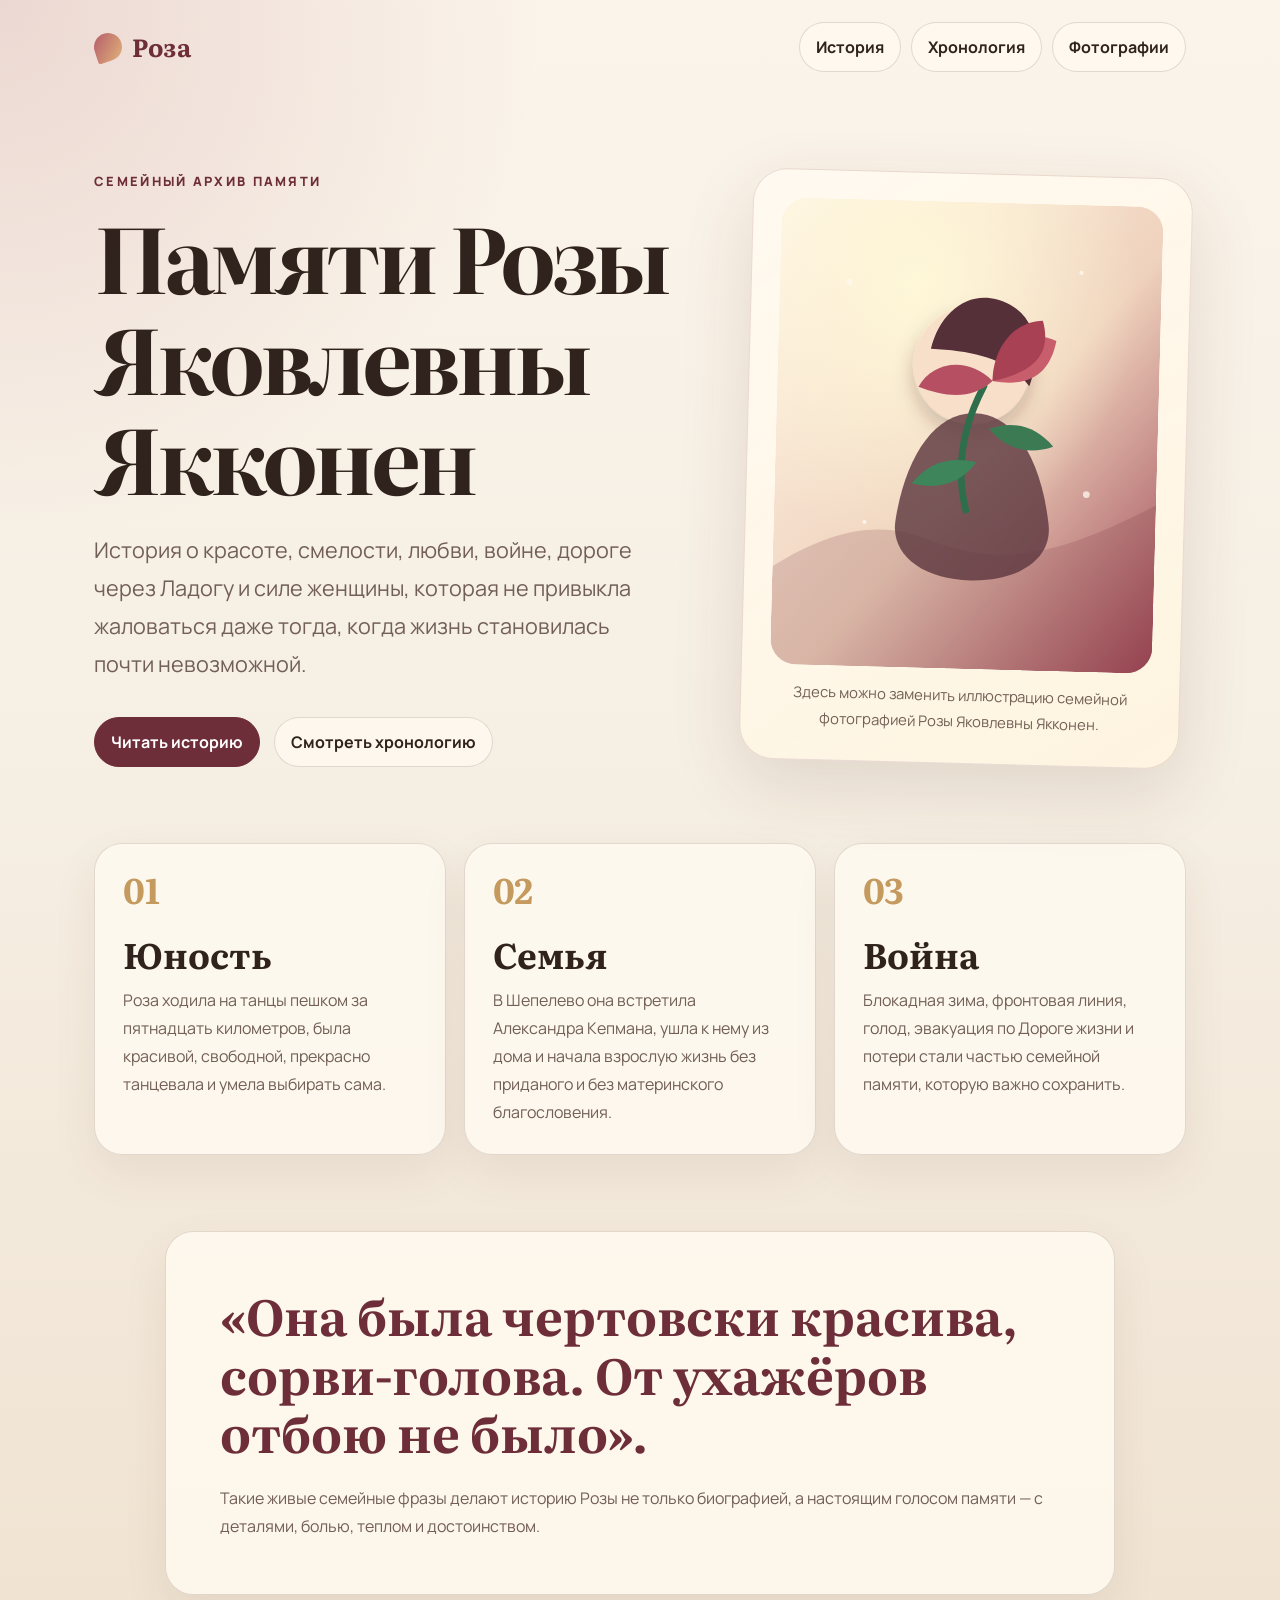
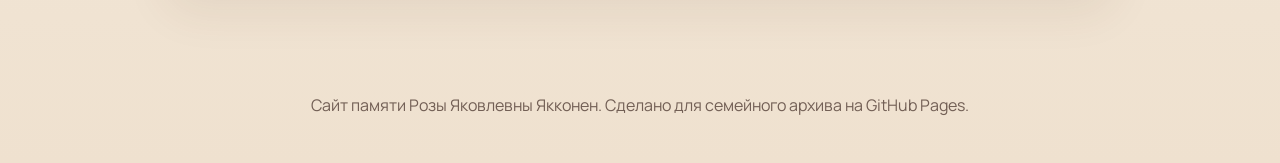
<file: index.html>
<!DOCTYPE html>
<html lang="ru">
<head>
  <meta charset="UTF-8">
  <meta name="viewport" content="width=device-width, initial-scale=1.0">
  <meta name="description" content="Сайт памяти Розы Яковлевны Якконен: семейная история, воспоминания, фотографии и хронология жизни.">
  <title>Памяти Розы Яковлевны Якконен</title>
  <link rel="preconnect" href="https://fonts.googleapis.com">
  <link rel="preconnect" href="https://fonts.gstatic.com" crossorigin>
  <link href="https://fonts.googleapis.com/css2?family=Literata:opsz,wght@7..72,400;7..72,600;7..72,700&family=Manrope:wght@400;500;700&display=swap" rel="stylesheet">
  <link rel="stylesheet" href="style.css">
  <script type="application/ld+json">
    {
      "@context": "https://schema.org",
      "@type": "Person",
      "name": "Роза Яковлевна Якконен",
      "givenName": "Роза",
      "additionalName": "Яковлевна",
      "familyName": "Якконен",
      "description": "Семейная история Розы Яковлевны Якконен, сохранённая как сайт памяти."
    }
  </script>
</head>
<body>
  <a class="skip-link" href="#main">Перейти к содержанию</a>

  <header class="site-header">
    <a class="brand" href="index.html" aria-label="На главную страницу сайта памяти Розы Яковлевны Якконен">Роза</a>
    <nav class="site-nav" aria-label="Основная навигация">
      <a href="story.html">История</a>
      <a href="timeline.html">Хронология</a>
      <a href="gallery.html">Фотографии</a>
    </nav>
  </header>

  <main id="main">
    <section class="hero section-pad">
      <div class="hero__content">
        <p class="eyebrow">Семейный архив памяти</p>
        <h1>Памяти Розы Яковлевны Якконен</h1>
        <p class="hero__lead">
          История о красоте, смелости, любви, войне, дороге через Ладогу и силе женщины,
          которая не привыкла жаловаться даже тогда, когда жизнь становилась почти невозможной.
        </p>
        <div class="hero__actions" aria-label="Быстрые ссылки">
          <a class="button button--primary" href="story.html">Читать историю</a>
          <a class="button" href="timeline.html">Смотреть хронологию</a>
        </div>
      </div>
      <figure class="portrait-card">
        <img src="images/cover.svg" alt="Символический портрет памяти Розы Яковлевны Якконен с розой и теплым светом">
        <figcaption>Здесь можно заменить иллюстрацию семейной фотографией Розы Яковлевны Якконен.</figcaption>
      </figure>
    </section>

    <section class="section-pad memory-grid" aria-label="Главные темы истории">
      <article class="memory-card">
        <span class="memory-card__number">01</span>
        <h2>Юность</h2>
        <p>
          Роза ходила на танцы пешком за пятнадцать километров, была красивой, свободной,
          прекрасно танцевала и умела выбирать сама.
        </p>
      </article>
      <article class="memory-card">
        <span class="memory-card__number">02</span>
        <h2>Семья</h2>
        <p>
          В Шепелево она встретила Александра Кепмана, ушла к нему из дома и начала взрослую
          жизнь без приданого и без материнского благословения.
        </p>
      </article>
      <article class="memory-card">
        <span class="memory-card__number">03</span>
        <h2>Война</h2>
        <p>
          Блокадная зима, фронтовая линия, голод, эвакуация по Дороге жизни и потери стали
          частью семейной памяти, которую важно сохранить.
        </p>
      </article>
    </section>

    <section class="quote-section section-pad">
      <blockquote>
        «Она была чертовски красива, сорви-голова. От ухажёров отбою не было».
      </blockquote>
      <p>
        Такие живые семейные фразы делают историю Розы не только биографией, а настоящим
        голосом памяти — с деталями, болью, теплом и достоинством.
      </p>
    </section>
  </main>

  <footer class="site-footer">
    <p>Сайт памяти Розы Яковлевны Якконен. Сделано для семейного архива на GitHub Pages.</p>
  </footer>
</body>
</html>
</file>
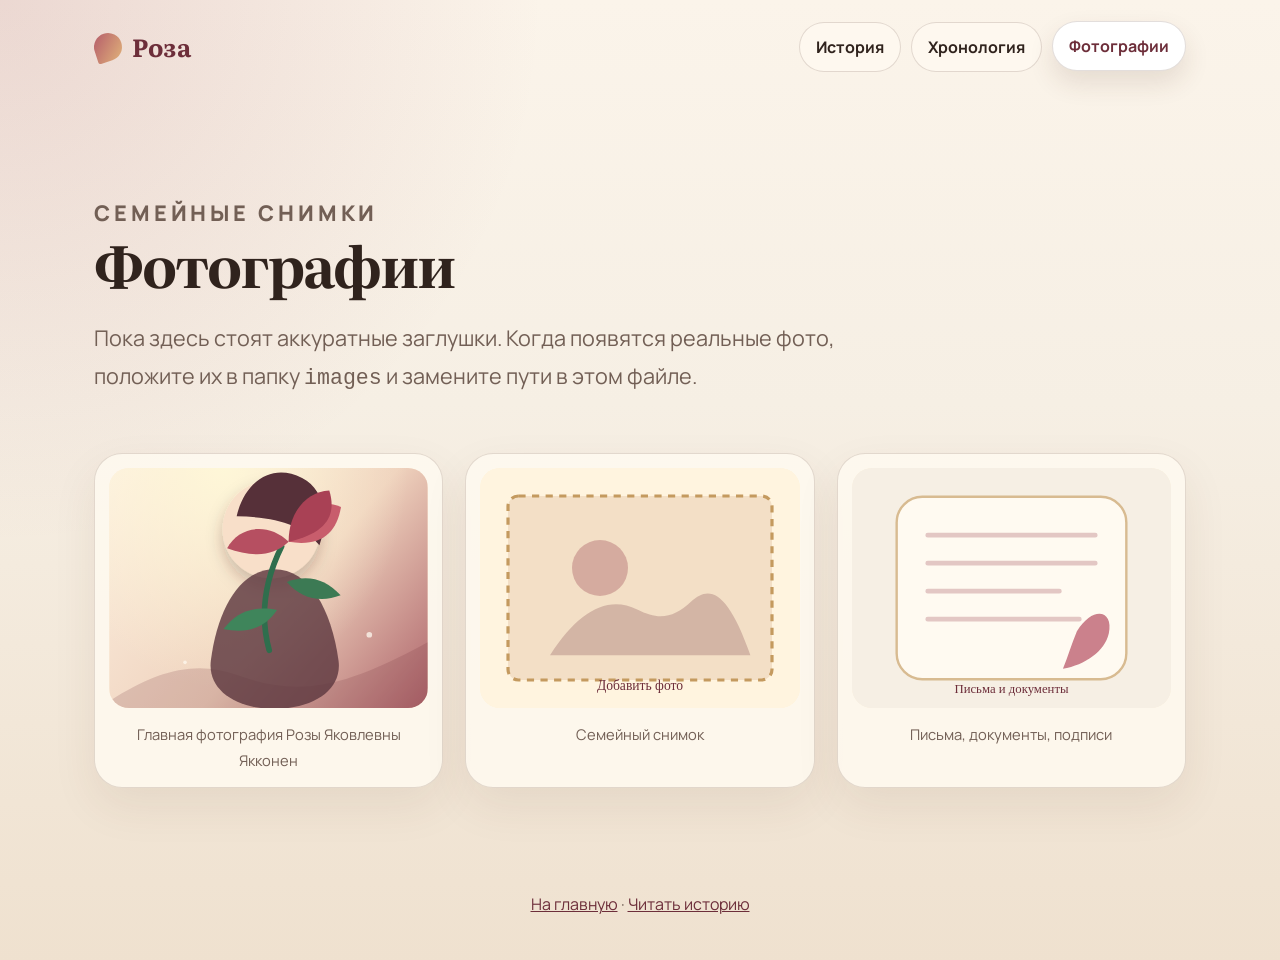
<file: gallery.html>
<!DOCTYPE html>
<html lang="ru">
<head>
  <meta charset="UTF-8">
  <meta name="viewport" content="width=device-width, initial-scale=1.0">
  <meta name="description" content="Галерея сайта памяти Розы Яковлевны Якконен — место для семейных фотографий и подписей.">
  <title>Фотографии Розы Яковлевны Якконен</title>
  <link rel="preconnect" href="https://fonts.googleapis.com">
  <link rel="preconnect" href="https://fonts.gstatic.com" crossorigin>
  <link href="https://fonts.googleapis.com/css2?family=Literata:opsz,wght@7..72,400;7..72,600;7..72,700&family=Manrope:wght@400;500;700&display=swap" rel="stylesheet">
  <link rel="stylesheet" href="style.css">
</head>
<body>
  <a class="skip-link" href="#main">Перейти к содержанию</a>

  <header class="site-header">
    <a class="brand" href="index.html">Роза</a>
    <nav class="site-nav" aria-label="Основная навигация">
      <a href="story.html">История</a>
      <a href="timeline.html">Хронология</a>
      <a href="gallery.html" aria-current="page">Фотографии</a>
    </nav>
  </header>

  <main id="main" class="section-pad">
    <header class="page-title page-title--narrow">
      <p class="eyebrow">Семейные снимки</p>
      <h1>Фотографии</h1>
      <p>
        Пока здесь стоят аккуратные заглушки. Когда появятся реальные фото, положите их в папку
        <code>images</code> и замените пути в этом файле.
      </p>
    </header>

    <section class="gallery" aria-label="Галерея фотографий">
      <figure>
        <img src="images/cover.svg" alt="Место для главной фотографии Розы Яковлевны Якконен">
        <figcaption>Главная фотография Розы Яковлевны Якконен</figcaption>
      </figure>
      <figure>
        <img src="images/photo-placeholder.svg" alt="Место для семейной фотографии">
        <figcaption>Семейный снимок</figcaption>
      </figure>
      <figure>
        <img src="images/letter-placeholder.svg" alt="Место для документа, письма или подписи">
        <figcaption>Письма, документы, подписи</figcaption>
      </figure>
    </section>
  </main>

  <footer class="site-footer">
    <p><a href="index.html">На главную</a> · <a href="story.html">Читать историю</a></p>
  </footer>
</body>
</html>
</file>
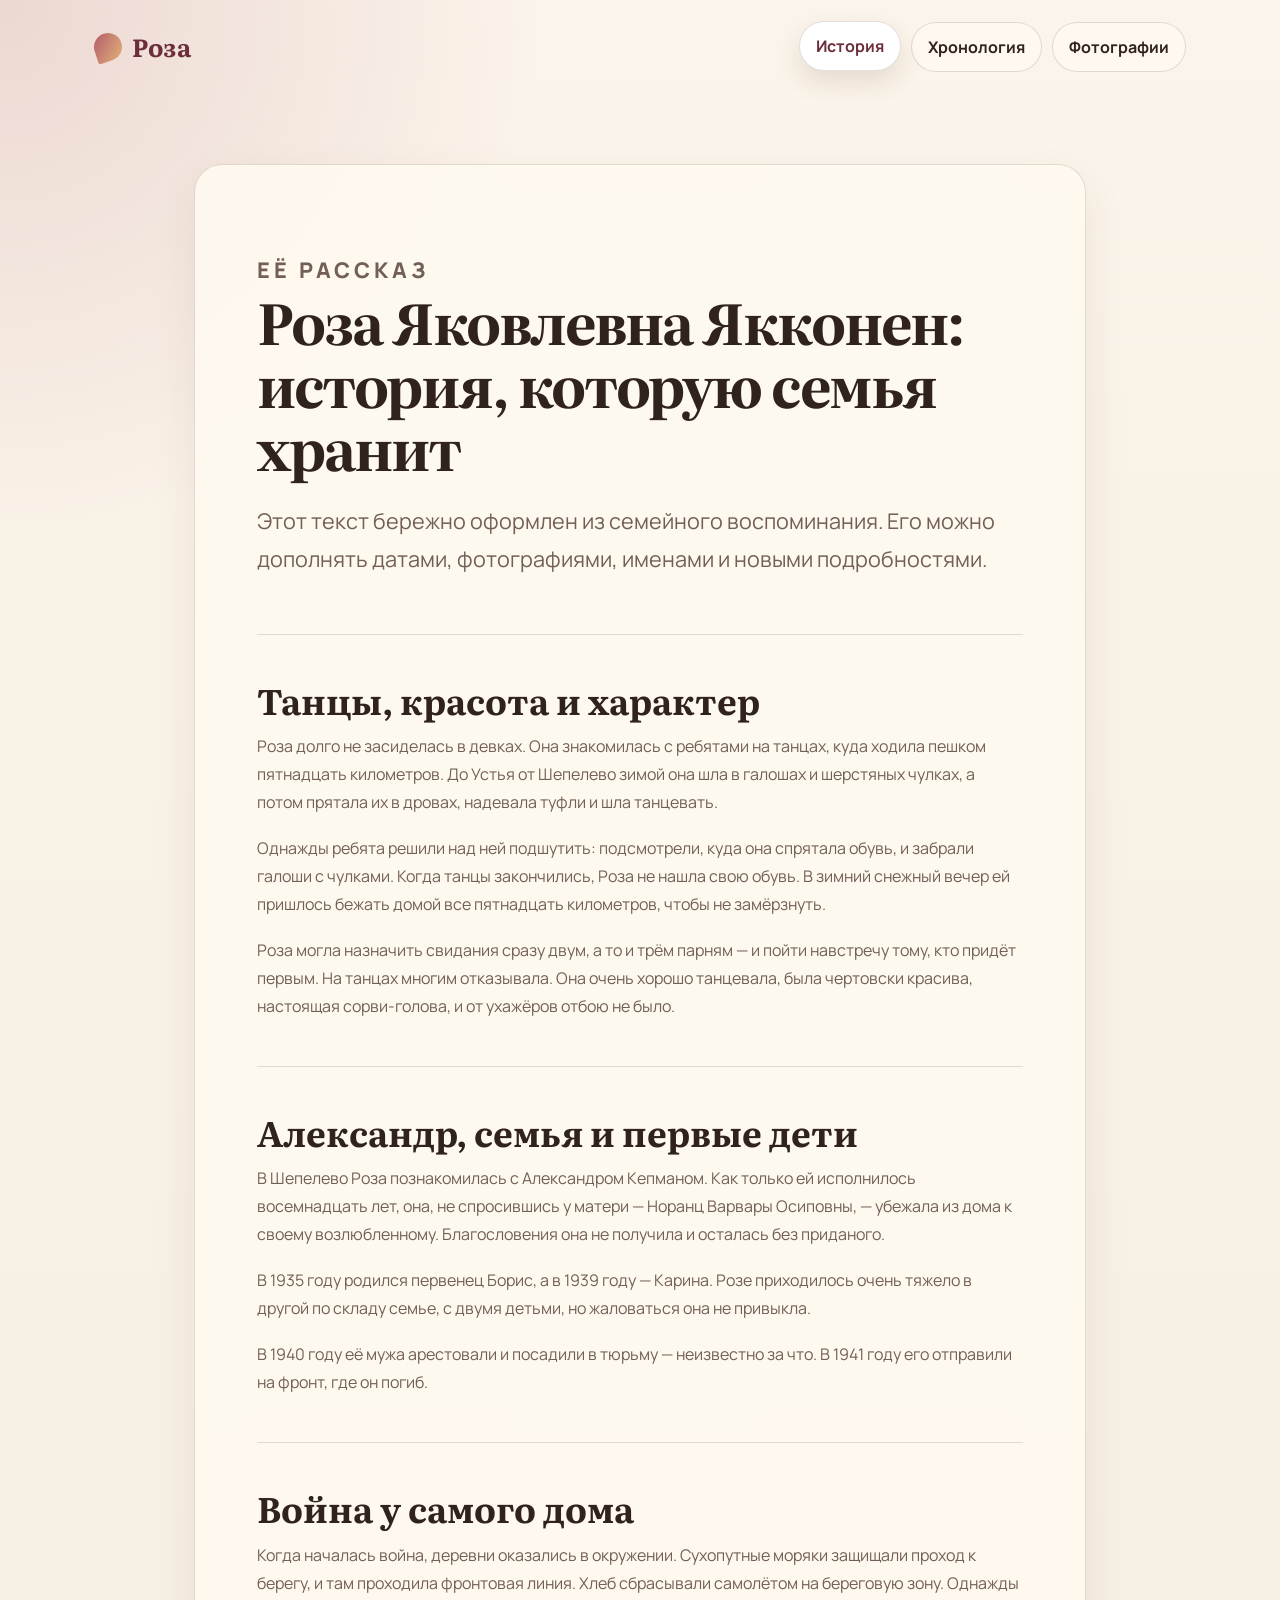
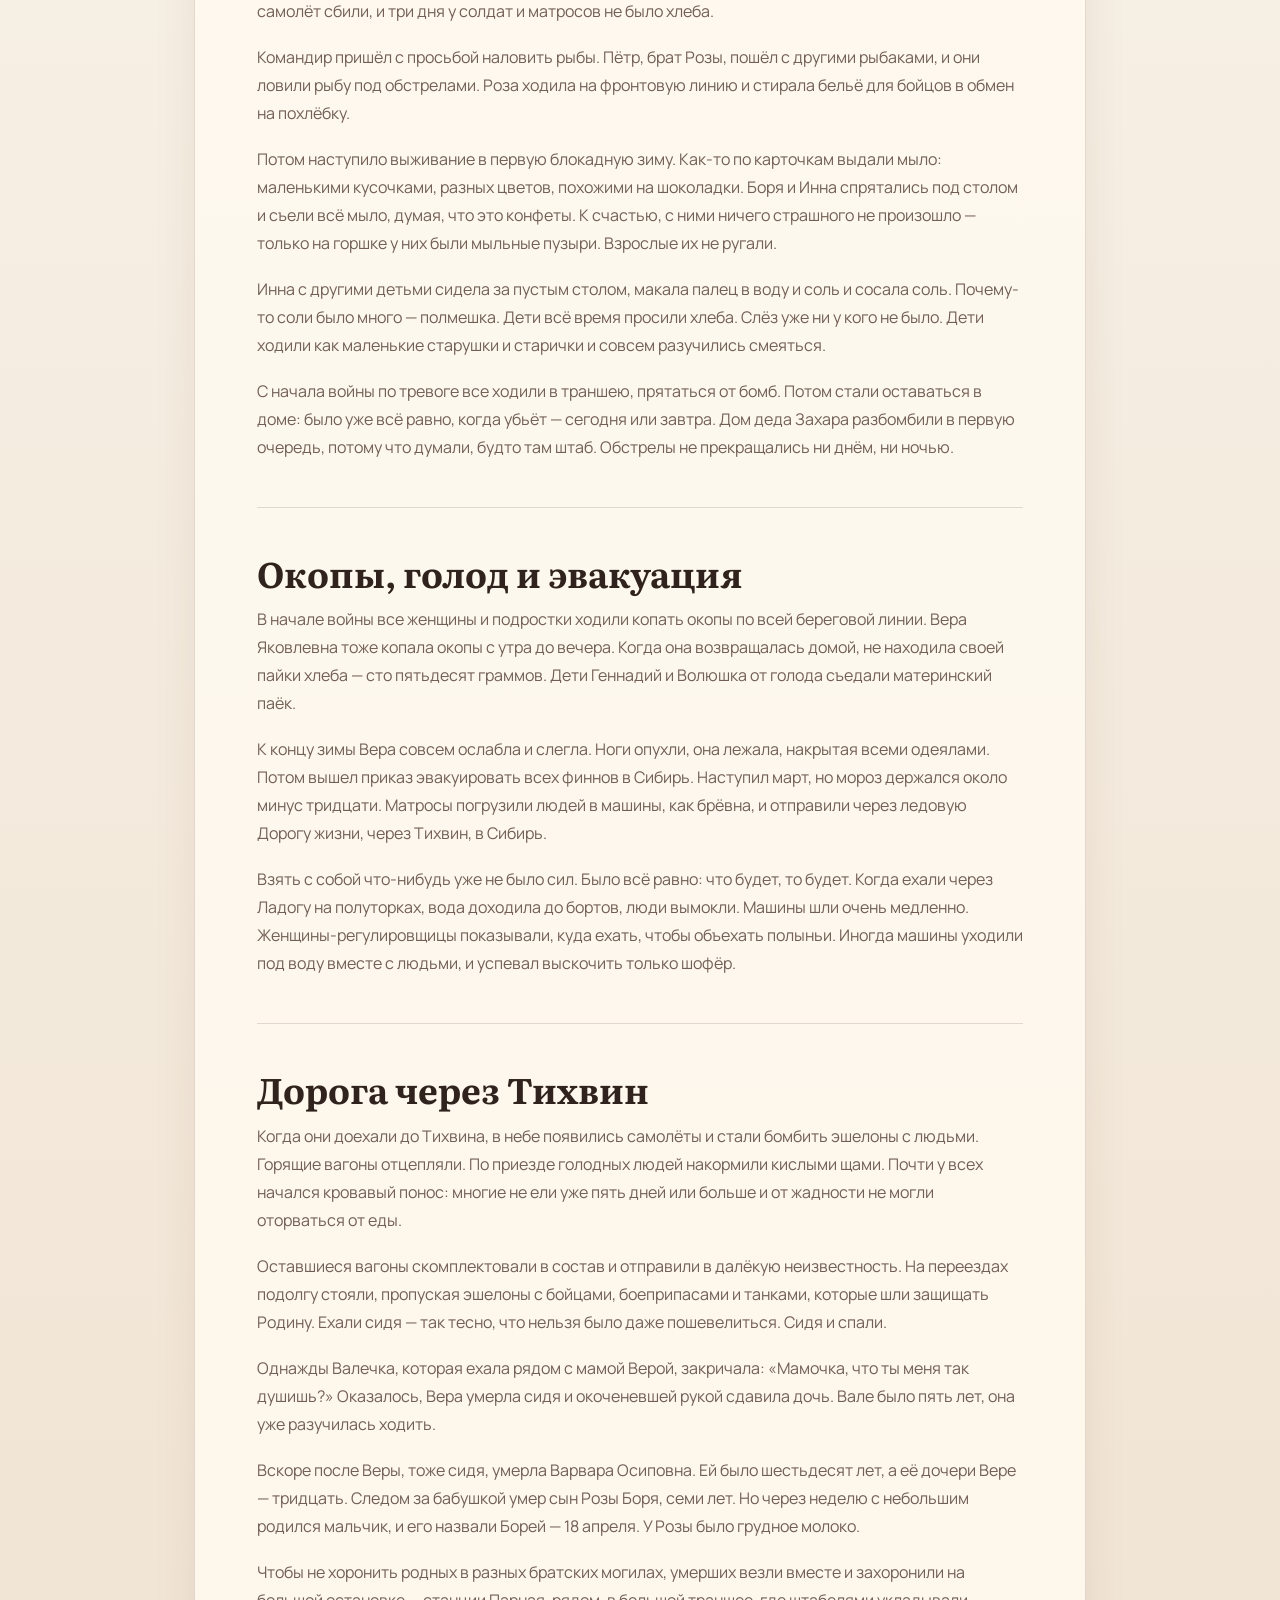
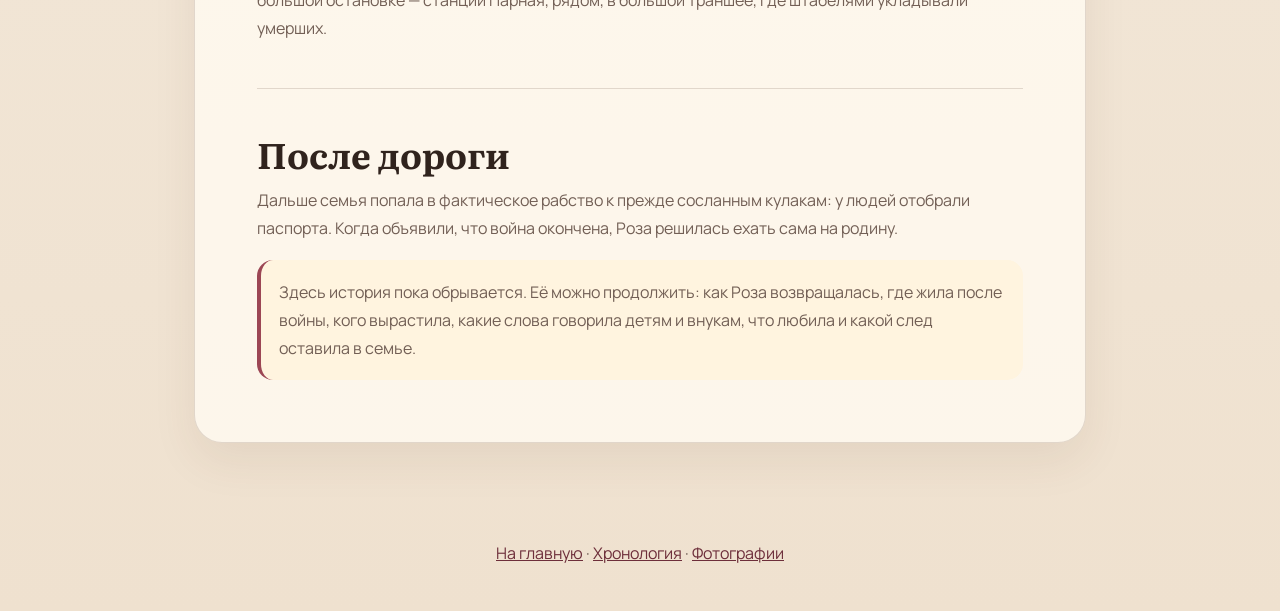
<file: story.html>
<!DOCTYPE html>
<html lang="ru">
<head>
  <meta charset="UTF-8">
  <meta name="viewport" content="width=device-width, initial-scale=1.0">
  <meta name="description" content="Семейная история Розы Яковлевны Якконен: юность, любовь, война, блокада, эвакуация и возвращение к жизни.">
  <title>История Розы Яковлевны Якконен</title>
  <link rel="preconnect" href="https://fonts.googleapis.com">
  <link rel="preconnect" href="https://fonts.gstatic.com" crossorigin>
  <link href="https://fonts.googleapis.com/css2?family=Literata:opsz,wght@7..72,400;7..72,600;7..72,700&family=Manrope:wght@400;500;700&display=swap" rel="stylesheet">
  <link rel="stylesheet" href="style.css">
</head>
<body>
  <a class="skip-link" href="#main">Перейти к содержанию</a>

  <header class="site-header">
    <a class="brand" href="index.html">Роза</a>
    <nav class="site-nav" aria-label="Основная навигация">
      <a href="story.html" aria-current="page">История</a>
      <a href="timeline.html">Хронология</a>
      <a href="gallery.html">Фотографии</a>
    </nav>
  </header>

  <main id="main" class="story-layout">
    <article class="story-article">
      <header class="page-title">
        <p class="eyebrow">Её рассказ</p>
        <h1>Роза Яковлевна Якконен: история, которую семья хранит</h1>
        <p>
          Этот текст бережно оформлен из семейного воспоминания. Его можно дополнять датами,
          фотографиями, именами и новыми подробностями.
        </p>
      </header>

      <section class="story-section">
        <h2>Танцы, красота и характер</h2>
        <p>
          Роза долго не засиделась в девках. Она знакомилась с ребятами на танцах, куда ходила
          пешком пятнадцать километров. До Устья от Шепелево зимой она шла в галошах и шерстяных
          чулках, а потом прятала их в дровах, надевала туфли и шла танцевать.
        </p>
        <p>
          Однажды ребята решили над ней подшутить: подсмотрели, куда она спрятала обувь, и забрали
          галоши с чулками. Когда танцы закончились, Роза не нашла свою обувь. В зимний снежный
          вечер ей пришлось бежать домой все пятнадцать километров, чтобы не замёрзнуть.
        </p>
        <p>
          Роза могла назначить свидания сразу двум, а то и трём парням — и пойти навстречу тому,
          кто придёт первым. На танцах многим отказывала. Она очень хорошо танцевала, была
          чертовски красива, настоящая сорви-голова, и от ухажёров отбою не было.
        </p>
      </section>

      <section class="story-section">
        <h2>Александр, семья и первые дети</h2>
        <p>
          В Шепелево Роза познакомилась с Александром Кепманом. Как только ей исполнилось
          восемнадцать лет, она, не спросившись у матери — Норанц Варвары Осиповны, — убежала из
          дома к своему возлюбленному. Благословения она не получила и осталась без приданого.
        </p>
        <p>
          В 1935 году родился первенец Борис, а в 1939 году — Карина. Розе приходилось очень
          тяжело в другой по складу семье, с двумя детьми, но жаловаться она не привыкла.
        </p>
        <p>
          В 1940 году её мужа арестовали и посадили в тюрьму — неизвестно за что. В 1941 году его
          отправили на фронт, где он погиб.
        </p>
      </section>

      <section class="story-section">
        <h2>Война у самого дома</h2>
        <p>
          Когда началась война, деревни оказались в окружении. Сухопутные моряки защищали проход к
          берегу, и там проходила фронтовая линия. Хлеб сбрасывали самолётом на береговую зону.
          Однажды самолёт сбили, и три дня у солдат и матросов не было хлеба.
        </p>
        <p>
          Командир пришёл с просьбой наловить рыбы. Пётр, брат Розы, пошёл с другими рыбаками, и
          они ловили рыбу под обстрелами. Роза ходила на фронтовую линию и стирала бельё для бойцов
          в обмен на похлёбку.
        </p>
        <p>
          Потом наступило выживание в первую блокадную зиму. Как-то по карточкам выдали мыло:
          маленькими кусочками, разных цветов, похожими на шоколадки. Боря и Инна спрятались под
          столом и съели всё мыло, думая, что это конфеты. К счастью, с ними ничего страшного не
          произошло — только на горшке у них были мыльные пузыри. Взрослые их не ругали.
        </p>
        <p>
          Инна с другими детьми сидела за пустым столом, макала палец в воду и соль и сосала соль.
          Почему-то соли было много — полмешка. Дети всё время просили хлеба. Слёз уже ни у кого не
          было. Дети ходили как маленькие старушки и старички и совсем разучились смеяться.
        </p>
        <p>
          С начала войны по тревоге все ходили в траншею, прятаться от бомб. Потом стали оставаться
          в доме: было уже всё равно, когда убьёт — сегодня или завтра. Дом деда Захара разбомбили
          в первую очередь, потому что думали, будто там штаб. Обстрелы не прекращались ни днём, ни
          ночью.
        </p>
      </section>

      <section class="story-section">
        <h2>Окопы, голод и эвакуация</h2>
        <p>
          В начале войны все женщины и подростки ходили копать окопы по всей береговой линии. Вера
          Яковлевна тоже копала окопы с утра до вечера. Когда она возвращалась домой, не находила
          своей пайки хлеба — сто пятьдесят граммов. Дети Геннадий и Волюшка от голода съедали
          материнский паёк.
        </p>
        <p>
          К концу зимы Вера совсем ослабла и слегла. Ноги опухли, она лежала, накрытая всеми
          одеялами. Потом вышел приказ эвакуировать всех финнов в Сибирь. Наступил март, но мороз
          держался около минус тридцати. Матросы погрузили людей в машины, как брёвна, и отправили
          через ледовую Дорогу жизни, через Тихвин, в Сибирь.
        </p>
        <p>
          Взять с собой что-нибудь уже не было сил. Было всё равно: что будет, то будет. Когда ехали
          через Ладогу на полуторках, вода доходила до бортов, люди вымокли. Машины шли очень
          медленно. Женщины-регулировщицы показывали, куда ехать, чтобы объехать полыньи. Иногда
          машины уходили под воду вместе с людьми, и успевал выскочить только шофёр.
        </p>
      </section>

      <section class="story-section">
        <h2>Дорога через Тихвин</h2>
        <p>
          Когда они доехали до Тихвина, в небе появились самолёты и стали бомбить эшелоны с людьми.
          Горящие вагоны отцепляли. По приезде голодных людей накормили кислыми щами. Почти у всех
          начался кровавый понос: многие не ели уже пять дней или больше и от жадности не могли
          оторваться от еды.
        </p>
        <p>
          Оставшиеся вагоны скомплектовали в состав и отправили в далёкую неизвестность. На
          переездах подолгу стояли, пропуская эшелоны с бойцами, боеприпасами и танками, которые
          шли защищать Родину. Ехали сидя — так тесно, что нельзя было даже пошевелиться. Сидя и
          спали.
        </p>
        <p>
          Однажды Валечка, которая ехала рядом с мамой Верой, закричала: «Мамочка, что ты меня так
          душишь?» Оказалось, Вера умерла сидя и окоченевшей рукой сдавила дочь. Вале было пять
          лет, она уже разучилась ходить.
        </p>
        <p>
          Вскоре после Веры, тоже сидя, умерла Варвара Осиповна. Ей было шестьдесят лет, а её
          дочери Вере — тридцать. Следом за бабушкой умер сын Розы Боря, семи лет. Но через неделю
          с небольшим родился мальчик, и его назвали Борей — 18 апреля. У Розы было грудное молоко.
        </p>
        <p>
          Чтобы не хоронить родных в разных братских могилах, умерших везли вместе и захоронили на
          большой остановке — станции Парная, рядом, в большой траншее, где штабелями укладывали
          умерших.
        </p>
      </section>

      <section class="story-section">
        <h2>После дороги</h2>
        <p>
          Дальше семья попала в фактическое рабство к прежде сосланным кулакам: у людей отобрали
          паспорта. Когда объявили, что война окончена, Роза решилась ехать сама на родину.
        </p>
        <p class="note">
          Здесь история пока обрывается. Её можно продолжить: как Роза возвращалась, где жила после
          войны, кого вырастила, какие слова говорила детям и внукам, что любила и какой след
          оставила в семье.
        </p>
      </section>
    </article>
  </main>

  <footer class="site-footer">
    <p><a href="index.html">На главную</a> · <a href="timeline.html">Хронология</a> · <a href="gallery.html">Фотографии</a></p>
  </footer>
</body>
</html>
</file>
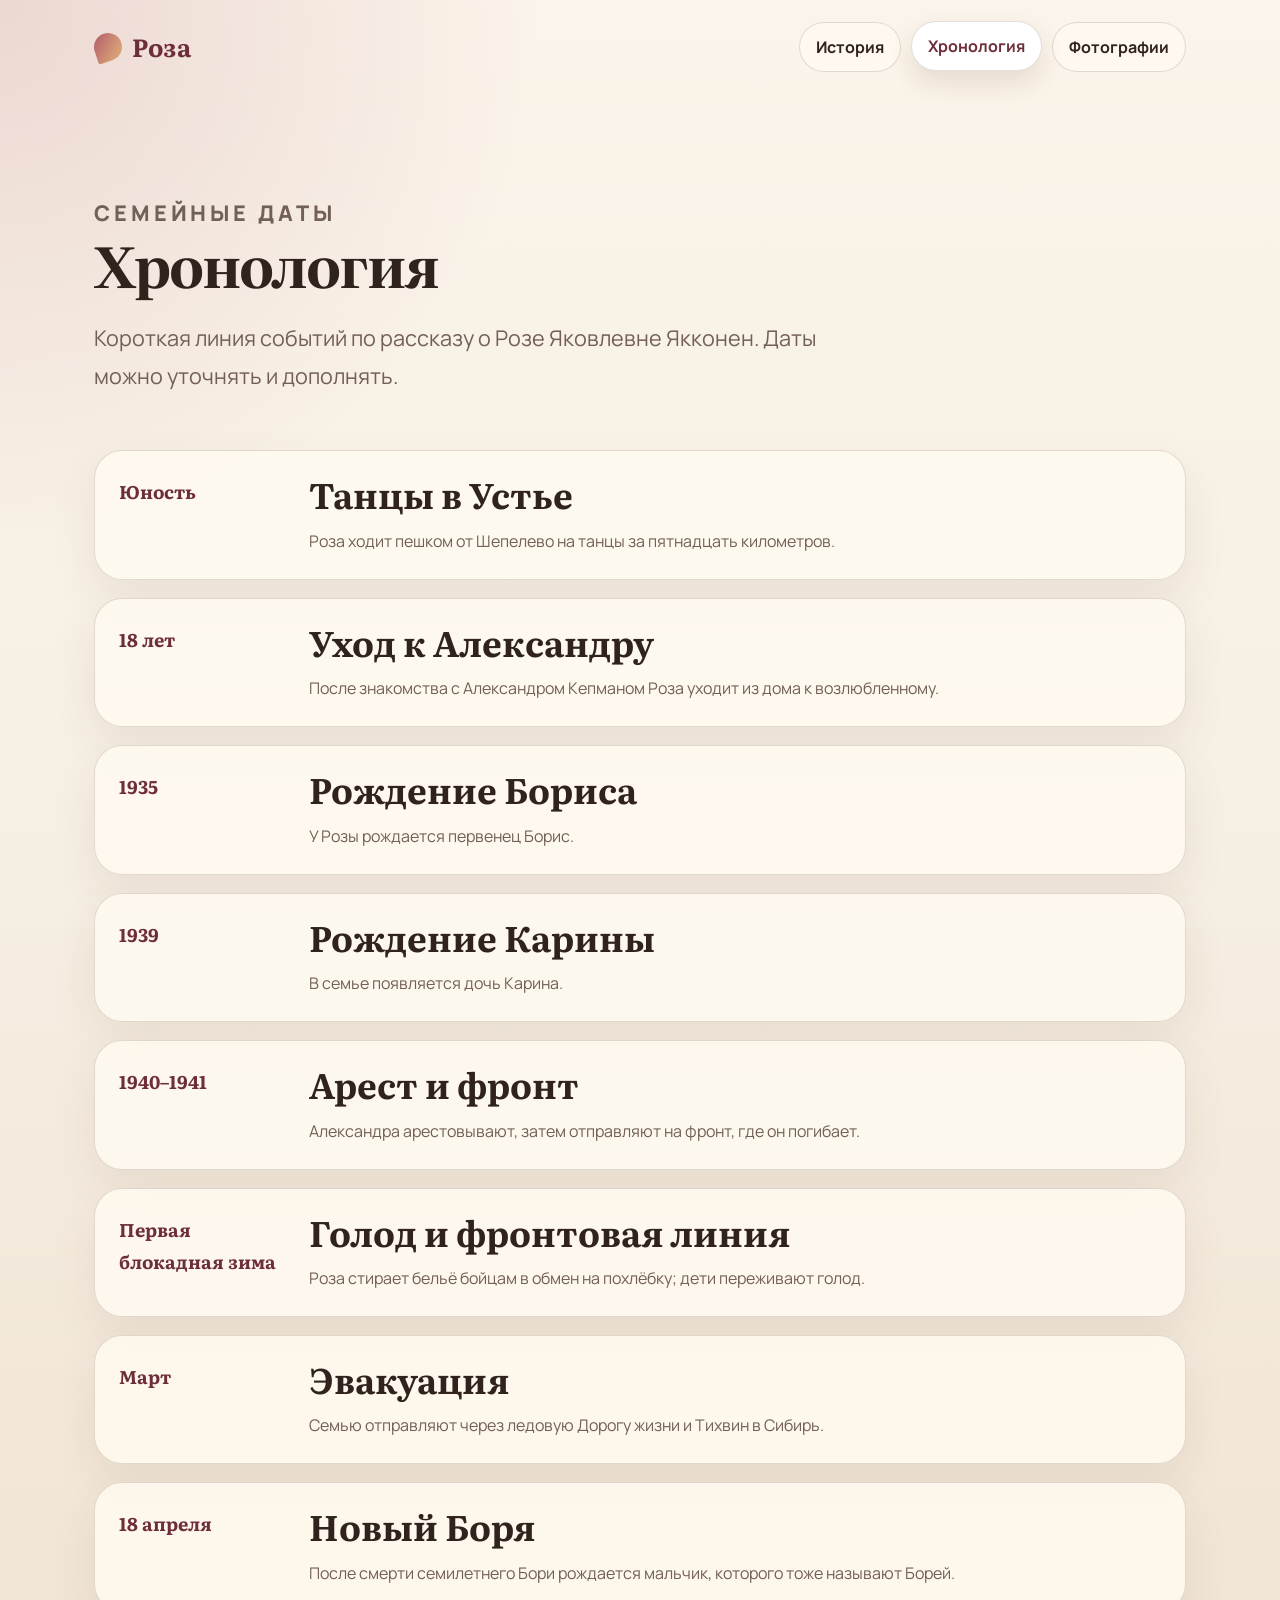
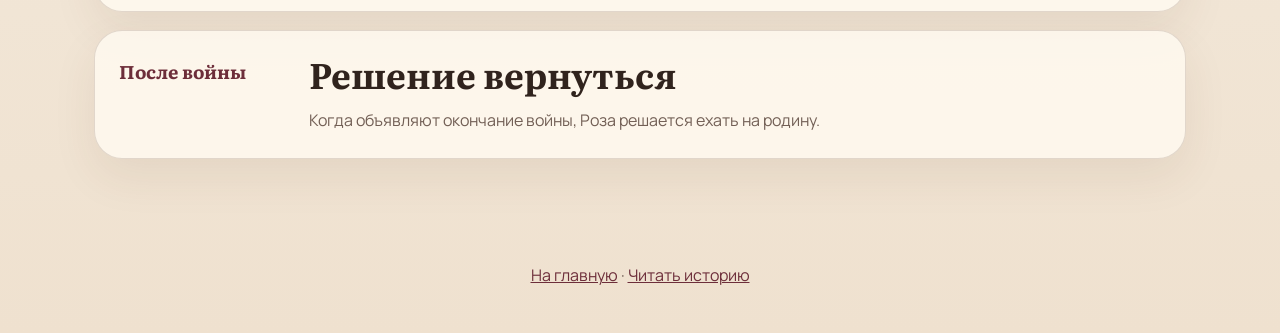
<file: timeline.html>
<!DOCTYPE html>
<html lang="ru">
<head>
  <meta charset="UTF-8">
  <meta name="viewport" content="width=device-width, initial-scale=1.0">
  <meta name="description" content="Хронология жизни Розы Яковлевны Якконен по семейным воспоминаниям.">
  <title>Хронология Розы Яковлевны Якконен</title>
  <link rel="preconnect" href="https://fonts.googleapis.com">
  <link rel="preconnect" href="https://fonts.gstatic.com" crossorigin>
  <link href="https://fonts.googleapis.com/css2?family=Literata:opsz,wght@7..72,400;7..72,600;7..72,700&family=Manrope:wght@400;500;700&display=swap" rel="stylesheet">
  <link rel="stylesheet" href="style.css">
</head>
<body>
  <a class="skip-link" href="#main">Перейти к содержанию</a>

  <header class="site-header">
    <a class="brand" href="index.html">Роза</a>
    <nav class="site-nav" aria-label="Основная навигация">
      <a href="story.html">История</a>
      <a href="timeline.html" aria-current="page">Хронология</a>
      <a href="gallery.html">Фотографии</a>
    </nav>
  </header>

  <main id="main" class="section-pad">
    <header class="page-title page-title--narrow">
      <p class="eyebrow">Семейные даты</p>
      <h1>Хронология</h1>
      <p>Короткая линия событий по рассказу о Розе Яковлевне Якконен. Даты можно уточнять и дополнять.</p>
    </header>

    <ol class="timeline">
      <li>
        <time>Юность</time>
        <div>
          <h2>Танцы в Устье</h2>
          <p>Роза ходит пешком от Шепелево на танцы за пятнадцать километров.</p>
        </div>
      </li>
      <li>
        <time>18 лет</time>
        <div>
          <h2>Уход к Александру</h2>
          <p>После знакомства с Александром Кепманом Роза уходит из дома к возлюбленному.</p>
        </div>
      </li>
      <li>
        <time>1935</time>
        <div>
          <h2>Рождение Бориса</h2>
          <p>У Розы рождается первенец Борис.</p>
        </div>
      </li>
      <li>
        <time>1939</time>
        <div>
          <h2>Рождение Карины</h2>
          <p>В семье появляется дочь Карина.</p>
        </div>
      </li>
      <li>
        <time>1940–1941</time>
        <div>
          <h2>Арест и фронт</h2>
          <p>Александра арестовывают, затем отправляют на фронт, где он погибает.</p>
        </div>
      </li>
      <li>
        <time>Первая блокадная зима</time>
        <div>
          <h2>Голод и фронтовая линия</h2>
          <p>Роза стирает бельё бойцам в обмен на похлёбку; дети переживают голод.</p>
        </div>
      </li>
      <li>
        <time>Март</time>
        <div>
          <h2>Эвакуация</h2>
          <p>Семью отправляют через ледовую Дорогу жизни и Тихвин в Сибирь.</p>
        </div>
      </li>
      <li>
        <time>18 апреля</time>
        <div>
          <h2>Новый Боря</h2>
          <p>После смерти семилетнего Бори рождается мальчик, которого тоже называют Борей.</p>
        </div>
      </li>
      <li>
        <time>После войны</time>
        <div>
          <h2>Решение вернуться</h2>
          <p>Когда объявляют окончание войны, Роза решается ехать на родину.</p>
        </div>
      </li>
    </ol>
  </main>

  <footer class="site-footer">
    <p><a href="index.html">На главную</a> · <a href="story.html">Читать историю</a></p>
  </footer>
</body>
</html>
</file>
<file: style.css>
:root {
  --bg: #f6efe4;
  --paper: #fffaf1;
  --paper-strong: #fff4df;
  --ink: #30231d;
  --muted: #725f55;
  --rose: #9c4654;
  --rose-dark: #6d2e3a;
  --gold: #c49a5f;
  --line: rgba(80, 54, 39, 0.16);
  --shadow: 0 24px 70px rgba(83, 50, 30, 0.13);
}

* {
  box-sizing: border-box;
}

html {
  scroll-behavior: smooth;
}

body {
  margin: 0;
  background:
    radial-gradient(circle at top left, rgba(156, 70, 84, 0.16), transparent 34rem),
    linear-gradient(180deg, #fbf4ea 0%, var(--bg) 42%, #efe1cf 100%);
  color: var(--ink);
  font-family: Manrope, Arial, sans-serif;
  line-height: 1.75;
}

img {
  display: block;
  max-width: 100%;
}

a {
  color: var(--rose-dark);
}

a:hover {
  color: var(--rose);
}

.skip-link {
  background: var(--ink);
  border-radius: 0 0 12px 0;
  color: #fff;
  left: 0;
  padding: 10px 16px;
  position: absolute;
  top: -48px;
  transition: top 0.2s ease;
  z-index: 10;
}

.skip-link:focus {
  top: 0;
}

.site-header {
  align-items: center;
  display: flex;
  gap: 24px;
  justify-content: space-between;
  margin: 0 auto;
  max-width: 1180px;
  padding: 22px clamp(18px, 4vw, 44px);
}

.brand {
  align-items: center;
  color: var(--rose-dark);
  display: inline-flex;
  font-family: Literata, Georgia, serif;
  font-size: 1.55rem;
  font-weight: 700;
  gap: 10px;
  letter-spacing: 0.03em;
  text-decoration: none;
}

.brand::before {
  background: linear-gradient(135deg, #b45b6a, #e1b37a);
  border-radius: 50% 50% 50% 8%;
  content: "";
  height: 28px;
  transform: rotate(-18deg);
  width: 28px;
}

.site-nav {
  display: flex;
  flex-wrap: wrap;
  gap: 10px;
  justify-content: flex-end;
}

.site-nav a,
.button {
  background: rgba(255, 250, 241, 0.72);
  border: 1px solid var(--line);
  border-radius: 999px;
  color: var(--ink);
  font-weight: 700;
  padding: 10px 16px;
  text-decoration: none;
  transition: transform 0.2s ease, box-shadow 0.2s ease, background 0.2s ease;
}

.site-nav a:hover,
.site-nav a[aria-current="page"],
.button:hover {
  background: #fff;
  box-shadow: 0 12px 26px rgba(83, 50, 30, 0.12);
  color: var(--rose-dark);
  transform: translateY(-1px);
}

.section-pad {
  margin: 0 auto;
  max-width: 1180px;
  padding: clamp(28px, 6vw, 76px) clamp(18px, 4vw, 44px);
}

.hero {
  align-items: center;
  display: grid;
  gap: clamp(32px, 6vw, 72px);
  grid-template-columns: minmax(0, 1.08fr) minmax(280px, 0.82fr);
  min-height: 72vh;
}

.eyebrow {
  color: var(--rose-dark);
  font-size: 0.8rem;
  font-weight: 800;
  letter-spacing: 0.18em;
  margin: 0 0 14px;
  text-transform: uppercase;
}

h1,
h2 {
  font-family: Literata, Georgia, serif;
  line-height: 1.12;
}

h1 {
  font-size: clamp(2.15rem, 5vw, 4.25rem);
  letter-spacing: -0.035em;
  margin: 0;
}

.hero h1 {
  font-size: clamp(2.8rem, 7vw, 5.8rem);
  letter-spacing: -0.055em;
}

.page-title h1 {
  font-size: clamp(2.2rem, 4.4vw, 4rem);
  letter-spacing: -0.035em;
  max-width: 840px;
}

h2 {
  font-size: clamp(1.5rem, 3vw, 2.2rem);
  margin: 0 0 12px;
}

.hero__lead,
.page-title p {
  color: var(--muted);
  font-size: clamp(1.08rem, 2vw, 1.35rem);
  margin: 24px 0 0;
  max-width: 760px;
}

.hero__actions {
  display: flex;
  flex-wrap: wrap;
  gap: 14px;
  margin-top: 34px;
}

.button--primary {
  background: var(--rose-dark);
  border-color: var(--rose-dark);
  color: #fff;
}

.button--primary:hover {
  background: var(--rose);
  color: #fff;
}

.portrait-card {
  background: linear-gradient(145deg, rgba(255, 250, 241, 0.92), rgba(255, 244, 223, 0.88));
  border: 1px solid rgba(109, 46, 58, 0.14);
  border-radius: 34px;
  box-shadow: var(--shadow);
  margin: 0;
  padding: clamp(18px, 3vw, 28px);
  transform: rotate(1.5deg);
}

.portrait-card img {
  border-radius: 26px;
  box-shadow: inset 0 0 0 1px rgba(255, 255, 255, 0.5);
  width: 100%;
}

figcaption {
  color: var(--muted);
  font-size: 0.92rem;
  margin-top: 14px;
  text-align: center;
}

.memory-grid {
  display: grid;
  gap: 18px;
  grid-template-columns: repeat(3, 1fr);
  padding-top: 0;
}

.memory-card,
.quote-section,
.story-article,
.timeline li,
.gallery figure {
  background: rgba(255, 250, 241, 0.82);
  border: 1px solid var(--line);
  border-radius: 28px;
  box-shadow: 0 18px 45px rgba(83, 50, 30, 0.08);
}

.memory-card {
  padding: 28px;
}

.memory-card__number {
  color: var(--gold);
  display: block;
  font-family: Literata, Georgia, serif;
  font-size: 2.2rem;
  font-weight: 700;
  line-height: 1;
  margin-bottom: 28px;
}

.memory-card p,
.story-section p,
.timeline p,
.quote-section p {
  color: var(--muted);
  margin: 0;
}

.quote-section {
  margin-bottom: 70px;
  max-width: 950px;
  padding: clamp(28px, 5vw, 54px);
}

blockquote {
  color: var(--rose-dark);
  font-family: Literata, Georgia, serif;
  font-size: clamp(1.7rem, 4vw, 3.1rem);
  font-weight: 700;
  line-height: 1.18;
  margin: 0 0 22px;
}

.story-layout {
  margin: 0 auto;
  max-width: 980px;
  padding: clamp(26px, 6vw, 70px) clamp(18px, 4vw, 44px);
}

.story-article {
  padding: clamp(26px, 5vw, 62px);
}

.page-title {
  margin-bottom: clamp(32px, 5vw, 56px);
}

.page-title--narrow {
  max-width: 820px;
}

.story-section {
  border-top: 1px solid var(--line);
  padding: clamp(28px, 5vw, 46px) 0 0;
}

.story-section + .story-section {
  margin-top: clamp(28px, 5vw, 46px);
}

.story-section p + p {
  margin-top: 18px;
}

.note {
  background: var(--paper-strong);
  border-left: 4px solid var(--rose);
  border-radius: 16px;
  padding: 18px;
}

.timeline {
  counter-reset: item;
  display: grid;
  gap: 18px;
  list-style: none;
  margin: 34px 0 0;
  padding: 0;
}

.timeline li {
  display: grid;
  gap: 20px;
  grid-template-columns: 170px minmax(0, 1fr);
  padding: 24px;
}

.timeline time {
  color: var(--rose-dark);
  font-family: Literata, Georgia, serif;
  font-size: 1.15rem;
  font-weight: 700;
}

.gallery {
  display: grid;
  gap: 22px;
  grid-template-columns: repeat(3, 1fr);
  margin-top: 34px;
}

.gallery figure {
  margin: 0;
  overflow: hidden;
  padding: 14px;
}

.gallery img {
  aspect-ratio: 4 / 3;
  background: var(--paper-strong);
  border-radius: 20px;
  object-fit: cover;
  width: 100%;
}

.site-footer {
  color: var(--muted);
  margin: 0 auto;
  max-width: 1180px;
  padding: 26px clamp(18px, 4vw, 44px) 44px;
  text-align: center;
}

.site-footer p {
  margin: 0;
}

@media (max-width: 820px) {
  .site-header {
    align-items: flex-start;
    flex-direction: column;
  }

  .site-nav {
    justify-content: flex-start;
  }

  .hero,
  .memory-grid,
  .gallery {
    grid-template-columns: 1fr;
  }

  .hero {
    min-height: auto;
  }

  .portrait-card {
    transform: none;
  }

  .timeline li {
    grid-template-columns: 1fr;
  }
}

@media (max-width: 520px) {
  body {
    line-height: 1.65;
  }

  .site-nav a,
  .button {
    width: 100%;
  }

  .hero__actions,
  .site-nav {
    width: 100%;
  }

  h1,
  .hero h1,
  .page-title h1 {
    font-size: clamp(2.15rem, 12vw, 3.4rem);
  }
}
</file>
